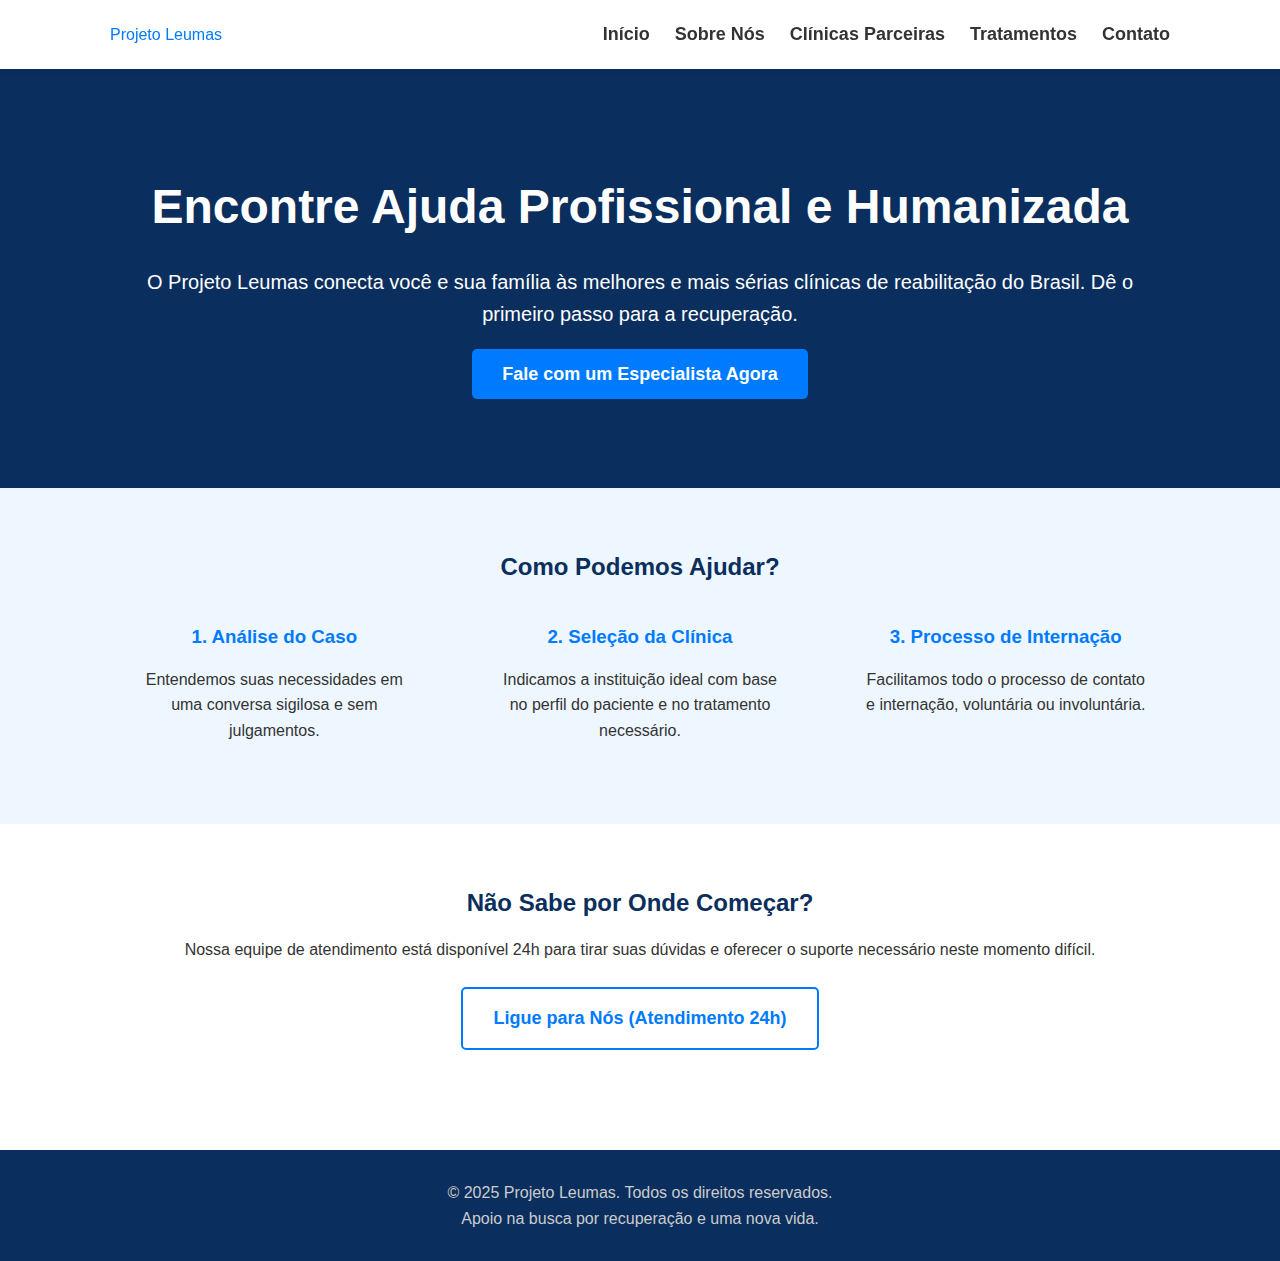
<file: index.html>
<!DOCTYPE html>
<html lang="pt-br">
<head>
    <meta charset="UTF-8">
    <meta name="viewport" content="width=device-width, initial-scale=1.0">
    <title>Projeto Leumas - Encontre a Clínica de Reabilitação Ideal</title>
    <link rel="stylesheet" href="./assets/style.css">
</head>
<body>

<header class="navbar">
    <div class="container">
        <a href="index.html" class="logo">Projeto Leumas</a>
        
        <input type="checkbox" id="menu-toggle" class="menu-toggle">
        
        <label for="menu-toggle" class="menu-hamburger">
            <span></span>
            <span></span>
            <span></span>
        </label>
        <nav class="menu-principal">
            <ul>
                <li><a href="index.html">Início</a></li>
                <li><a href="sobre.html">Sobre Nós</a></li>
                <li><a href="clinicas.html">Clínicas Parceiras</a></li>
                <li><a href="tratamentos.html">Tratamentos</a></li>
                <li><a href="contato.html">Contato</a></li>
            </ul>
        </nav>
    </div>
</header>

    <main>
        <section class="hero">
            <div class="container">
                <h1>Encontre Ajuda Profissional e Humanizada</h1>
                <p>O Projeto Leumas conecta você e sua família às melhores e mais sérias clínicas de reabilitação do Brasil. Dê o primeiro passo para a recuperação.</p>
                <a href="contato.html" class="cta-button">Fale com um Especialista Agora</a>
            </div>
        </section>

        <section class="how-it-works">
            <div class="container">
                <h2>Como Podemos Ajudar?</h2>
                <div class="steps">
                    <div class="step">
                        <h3>1. Análise do Caso</h3>
                        <p>Entendemos suas necessidades em uma conversa sigilosa e sem julgamentos.</p>
                    </div>
                    <div class="step">
                        <h3>2. Seleção da Clínica</h3>
                        <p>Indicamos a instituição ideal com base no perfil do paciente e no tratamento necessário.</p>
                    </div>
                    <div class="step">
                        <h3>3. Processo de Internação</h3>
                        <p>Facilitamos todo o processo de contato e internação, voluntária ou involuntária.</p>
                    </div>
                </div>
            </div>
        </section>

        <section class="cta-secondary">
            <div class="container">
                <h2>Não Sabe por Onde Começar?</h2>
                <p>Nossa equipe de atendimento está disponível 24h para tirar suas dúvidas e oferecer o suporte necessário neste momento difícil.</p>
                <a href="tel:+55000000000" class="cta-button-secondary">Ligue para Nós (Atendimento 24h)</a>
            </div>
        </section>
    </main>

    <footer class="footer">
        <div class="container">
            <p>&copy; 2025 Projeto Leumas. Todos os direitos reservados.</p>
            <p>Apoio na busca por recuperação e uma nova vida.</p>
            </div>
    </footer>

</body>
</html>
</file>
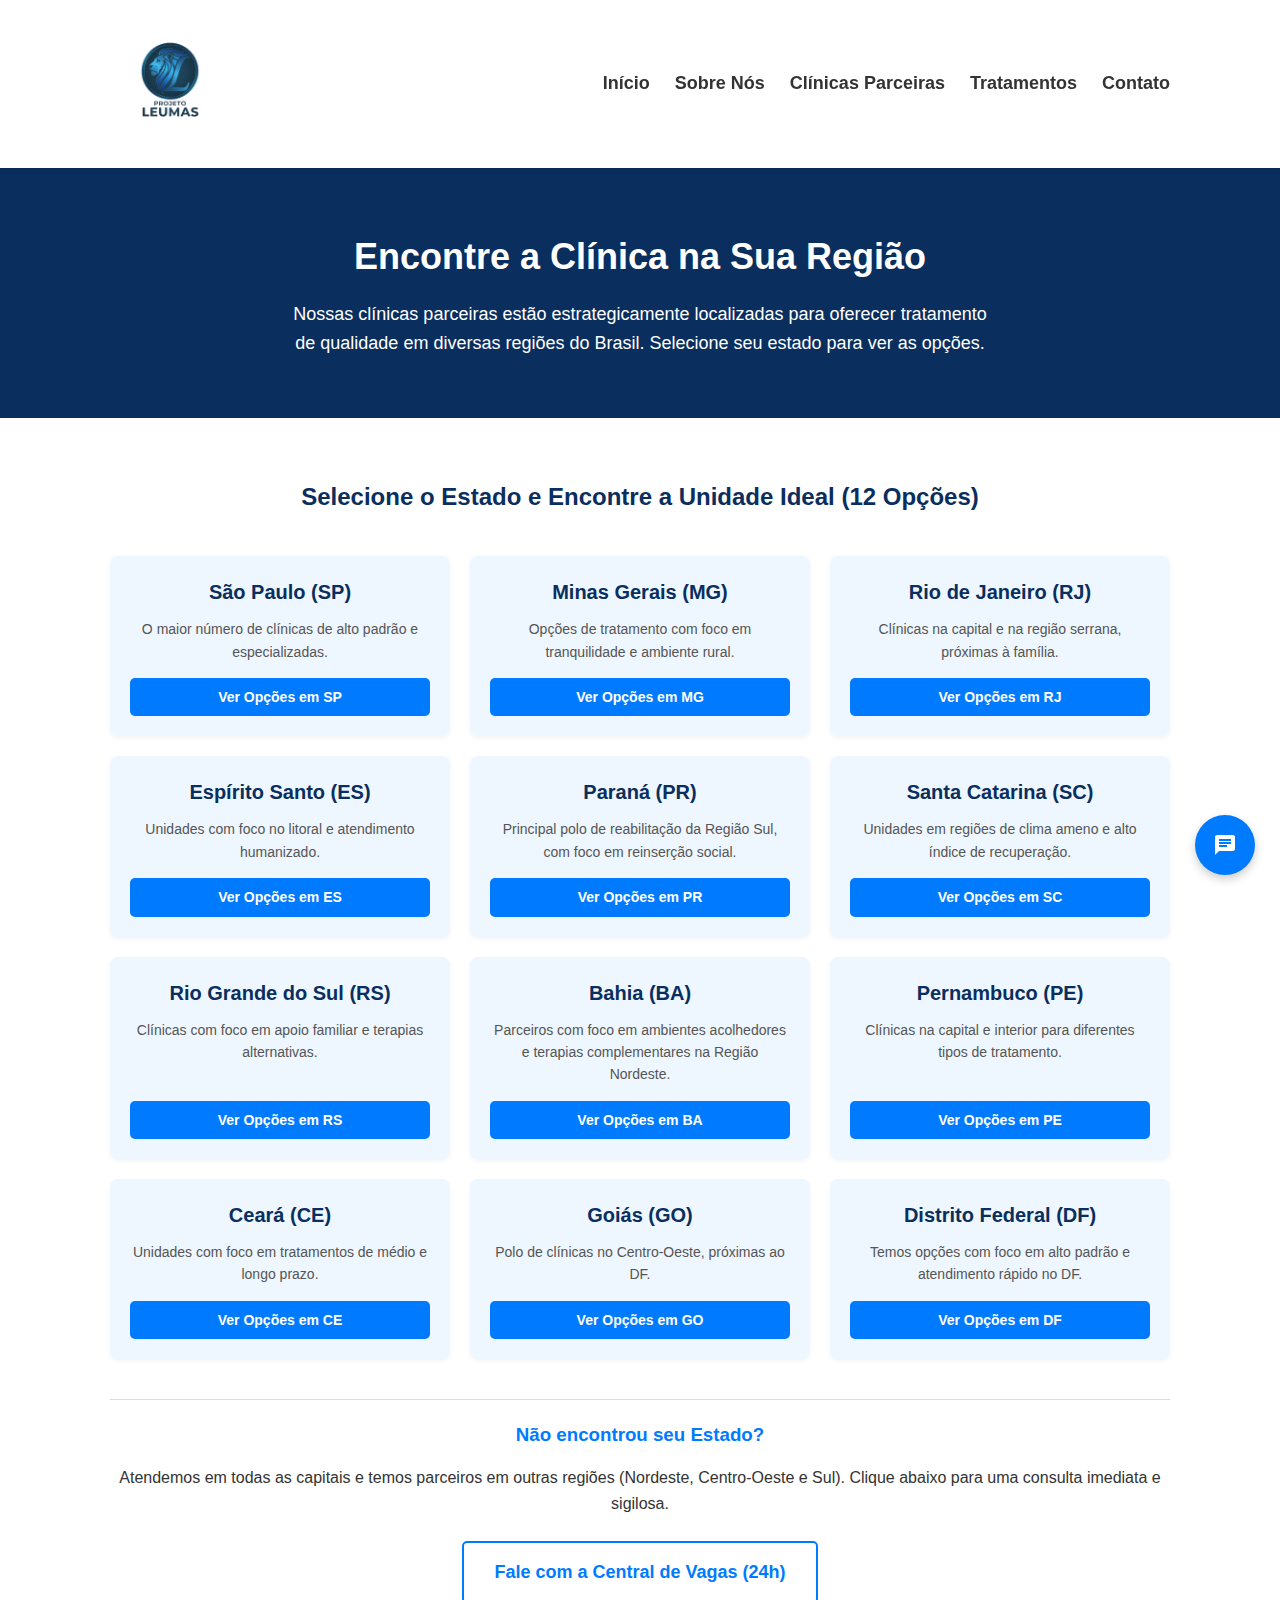
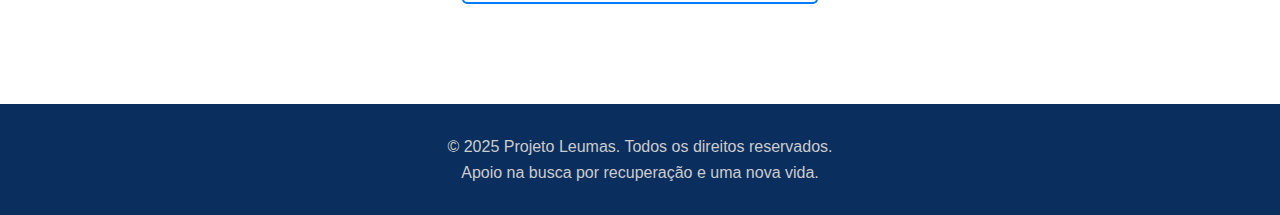
<file: clinicas.html>
<!DOCTYPE html>
<html lang="pt-br">
<head>
    <meta charset="UTF-8">
    <meta name="viewport" content="width=device-width, initial-scale=1.0">
    <title>Clínicas Parceiras por Estado - Projeto Leumas</title>
    
    <link rel="icon" type="image/png" href="./assets/imagens/favicon.png">
    
    <link rel="stylesheet" href="./assets/style.css">
    <link rel="stylesheet" href="./assets/clinicas.css">
</head>
<body>

<header class="navbar">
    <div class="container">
        <a href="index.html" class="logo-link">
            <img src="./assets/imagens/logo.png" alt="Logotipo do Projeto Leumas - Início">
        </a>

        <input type="checkbox" id="menu-toggle" class="menu-toggle">
        
        <label for="menu-toggle" class="menu-hamburger">
            <span></span>
            <span></span>
            <span></span>
        </label>
        <nav class="menu-principal">
            <ul>
                <li><a href="index.html">Início</a></li>
                <li><a href="index.html#sobre">Sobre Nós</a></li>
                <li><a href="clinicas.html" class="active">Clínicas Parceiras</a></li>
                <li><a href="tratamentos.html">Tratamentos</a></li>
                <li><a href="index.html#contato">Contato</a></li>
            </ul>
        </nav>
    </div>
</header>

    <main>
        <section class="page-hero">
            <div class="container">
                <h1>Encontre a Clínica na Sua Região</h1>
                <p>Nossas clínicas parceiras estão estrategicamente localizadas para oferecer tratamento de qualidade em diversas regiões do Brasil. Selecione seu estado para ver as opções.</p>
            </div>
        </section>

        <section class="clinicas-grid" id="clinicas-grid-top">
            <div class="container">
                <h2>Selecione o Estado e Encontre a Unidade Ideal (12 Opções)</h2>

                <div class="grid-container">

                    <div class="estado-card">
                        <h3>São Paulo (SP)</h3>
                        <p>O maior número de clínicas de alto padrão e especializadas.</p>
                        <a href="#" class="open-modal-btn" data-state="SP">Ver Opções em SP</a>
                    </div>
                    
                    <div class="estado-card">
                        <h3>Minas Gerais (MG)</h3>
                        <p>Opções de tratamento com foco em tranquilidade e ambiente rural.</p>
                        <a href="#" class="open-modal-btn" data-state="MG">Ver Opções em MG</a>
                    </div>

                    <div class="estado-card">
                        <h3>Rio de Janeiro (RJ)</h3>
                        <p>Clínicas na capital e na região serrana, próximas à família.</p>
                        <a href="#" class="open-modal-btn" data-state="RJ">Ver Opções em RJ</a>
                    </div>
                    
                    <div class="estado-card">
                        <h3>Espírito Santo (ES)</h3>
                        <p>Unidades com foco no litoral e atendimento humanizado.</p>
                        <a href="#" class="open-modal-btn" data-state="ES">Ver Opções em ES</a>
                    </div>
                    
                    <div class="estado-card">
                        <h3>Paraná (PR)</h3>
                        <p>Principal polo de reabilitação da Região Sul, com foco em reinserção social.</p>
                        <a href="#" class="open-modal-btn" data-state="PR">Ver Opções em PR</a>
                    </div>

                    <div class="estado-card">
                        <h3>Santa Catarina (SC)</h3>
                        <p>Unidades em regiões de clima ameno e alto índice de recuperação.</p>
                        <a href="#" class="open-modal-btn" data-state="SC">Ver Opções em SC</a>
                    </div>

                    <div class="estado-card">
                        <h3>Rio Grande do Sul (RS)</h3>
                        <p>Clínicas com foco em apoio familiar e terapias alternativas.</p>
                        <a href="#" class="open-modal-btn" data-state="RS">Ver Opções em RS</a>
                    </div>
                    
                    <div class="estado-card">
                        <h3>Bahia (BA)</h3>
                        <p>Parceiros com foco em ambientes acolhedores e terapias complementares na Região Nordeste.</p>
                        <a href="#" class="open-modal-btn" data-state="BA">Ver Opções em BA</a>
                    </div>
                    
                    <div class="estado-card">
                        <h3>Pernambuco (PE)</h3>
                        <p>Clínicas na capital e interior para diferentes tipos de tratamento.</p>
                        <a href="#" class="open-modal-btn" data-state="PE">Ver Opções em PE</a>
                    </div>

                    <div class="estado-card">
                        <h3>Ceará (CE)</h3>
                        <p>Unidades com foco em tratamentos de médio e longo prazo.</p>
                        <a href="#" class="open-modal-btn" data-state="CE">Ver Opções em CE</a>
                    </div>
                    
                    <div class="estado-card">
                        <h3>Goiás (GO)</h3>
                        <p>Polo de clínicas no Centro-Oeste, próximas ao DF.</p>
                        <a href="#" class="open-modal-btn" data-state="GO">Ver Opções em GO</a>
                    </div>
                    
                    <div class="estado-card">
                        <h3>Distrito Federal (DF)</h3>
                        <p>Temos opções com foco em alto padrão e atendimento rápido no DF.</p>
                        <a href="#" class="open-modal-btn" data-state="DF">Ver Opções em DF</a>
                    </div>
                    
                </div>

                <div class="outros-estados">
                    <h3>Não encontrou seu Estado?</h3>
                    <p>Atendemos em todas as capitais e temos parceiros em outras regiões (Nordeste, Centro-Oeste e Sul). Clique abaixo para uma consulta imediata e sigilosa.</p>
                    <a target="_blank" href="https://wa.me/5511965438698?text=Ol%C3%A1%2C%20busco%20cl%C3%ADnicas%20em%20outros%20estados%20(consulta%20geral)." class="cta-button-secondary">Fale com a Central de Vagas (24h)</a>
                </div>

            </div>
        </section>
        
    </main>

<footer class="footer">
    <div class="container">
        <p>&copy; 2025 Projeto Leumas. Todos os direitos reservados.</p>
        <p>Apoio na busca por recuperação e uma nova vida.</p>
        </div>
</footer>

<a href="#" id="scroll-to-top" class="scroll-to-top-btn" title="Voltar ao Topo">
    <svg xmlns="http://www.w3.org/2000/svg" width="24" height="24" viewBox="0 0 24 24" fill="currentColor">
        <path d="M7.41 15.41L12 10.83l4.59 4.58L18 14l-6-6-6 6z"/>
    </svg>
</a>

<div class="chat-launcher" id="chat-launcher">
    <svg xmlns="http://www.w3.org/2000/svg" width="24" height="24" viewBox="0 0 24 24" fill="currentColor">
        <path d="M20 2H4c-1.1 0-2 .9-2 2v18l4-4h14c1.1 0 2-.9 2-2V4c0-1.1-.9-2-2-2zM6 9h12v2H6V9zm8 5H6v-2h8v2zm4-6H6V6h12v2z"/>
    </svg>
</div>

<div class="chat-widget" id="chat-widget">
    <div class="chat-header">
        <strong>Fale Conosco</strong>
        <button class="chat-close-btn" id="chat-close-btn">&times;</button>
    </div>
    
    <div class="chat-messages" id="chat-messages">
        </div>
    
    <div class="chat-input-area">
        <input type="text" id="chat-input" placeholder="Digite sua mensagem...">
        <button id="chat-send-btn">
            <svg xmlns="http://www.w3.org/2000/svg" width="24" height="24" viewBox="0 0 24 24" fill="currentColor">
                <path d="M2.01 21L23 12 2.01 3 2 10l15 2-15 2z"/>
            </svg>
        </button>
    </div>
</div>


<div id="clinic-modal" class="modal-overlay">
    <div class="modal-box">
        <div class="modal-header">
            <h2 id="modal-title">Clínicas Parceiras</h2>
            <button id="modal-close-btn" class="modal-close-btn">&times;</button>
        </div>
        <div id="modal-content">
            <p>Selecione um estado...</p>
        </div>
    </div>
    <a href="#" id="modal-scroll-top-btn" class="modal-top-btn">
        <svg xmlns="http://www.w3.org/2000/svg" width="24" height="24" viewBox="0 0 24 24" fill="currentColor">
            <path d="M7.41 15.41L12 10.83l4.59 4.58L18 14l-6-6-6 6z"/>
        </svg>
    </a>
</div>


<script src="./assets/main.js"></script>
<script src="./assets/chat.js"></script>
<script src="./assets/clinica-modal.js"></script>

</body>
</html>
</file>
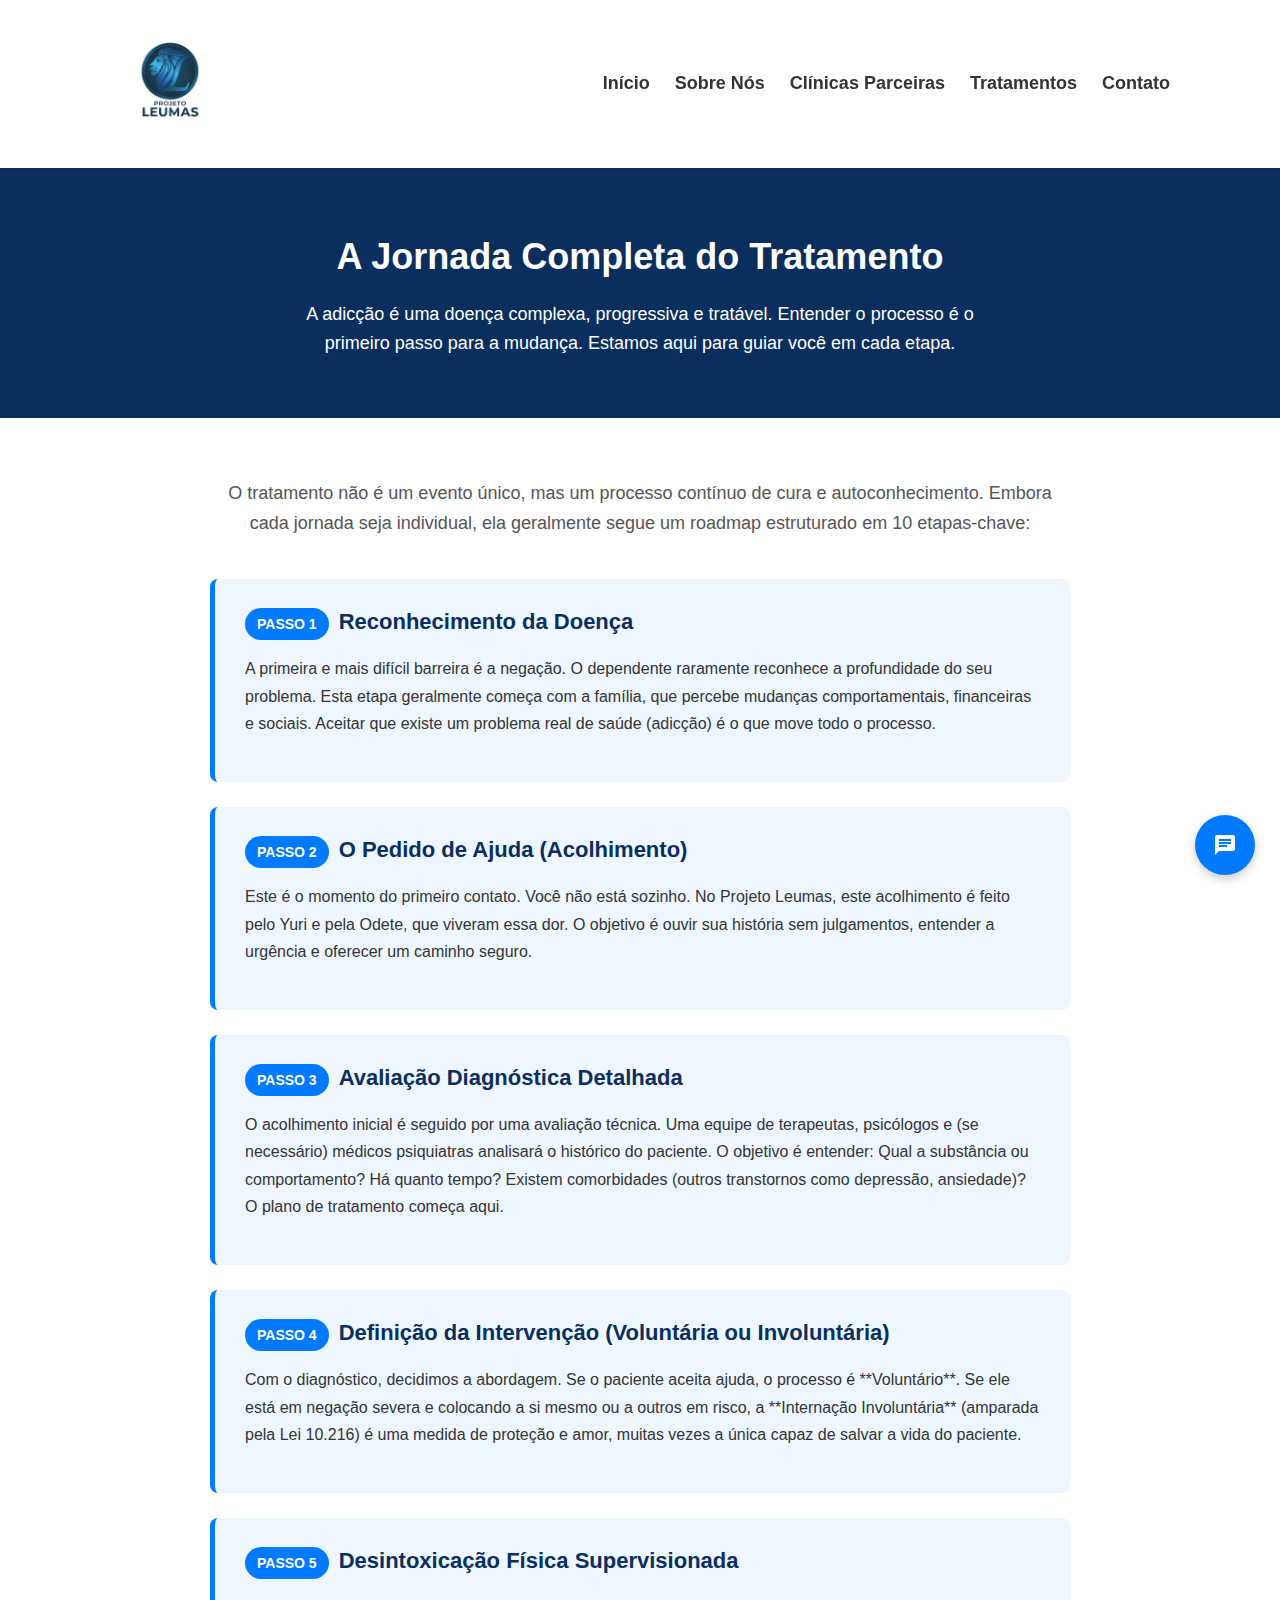
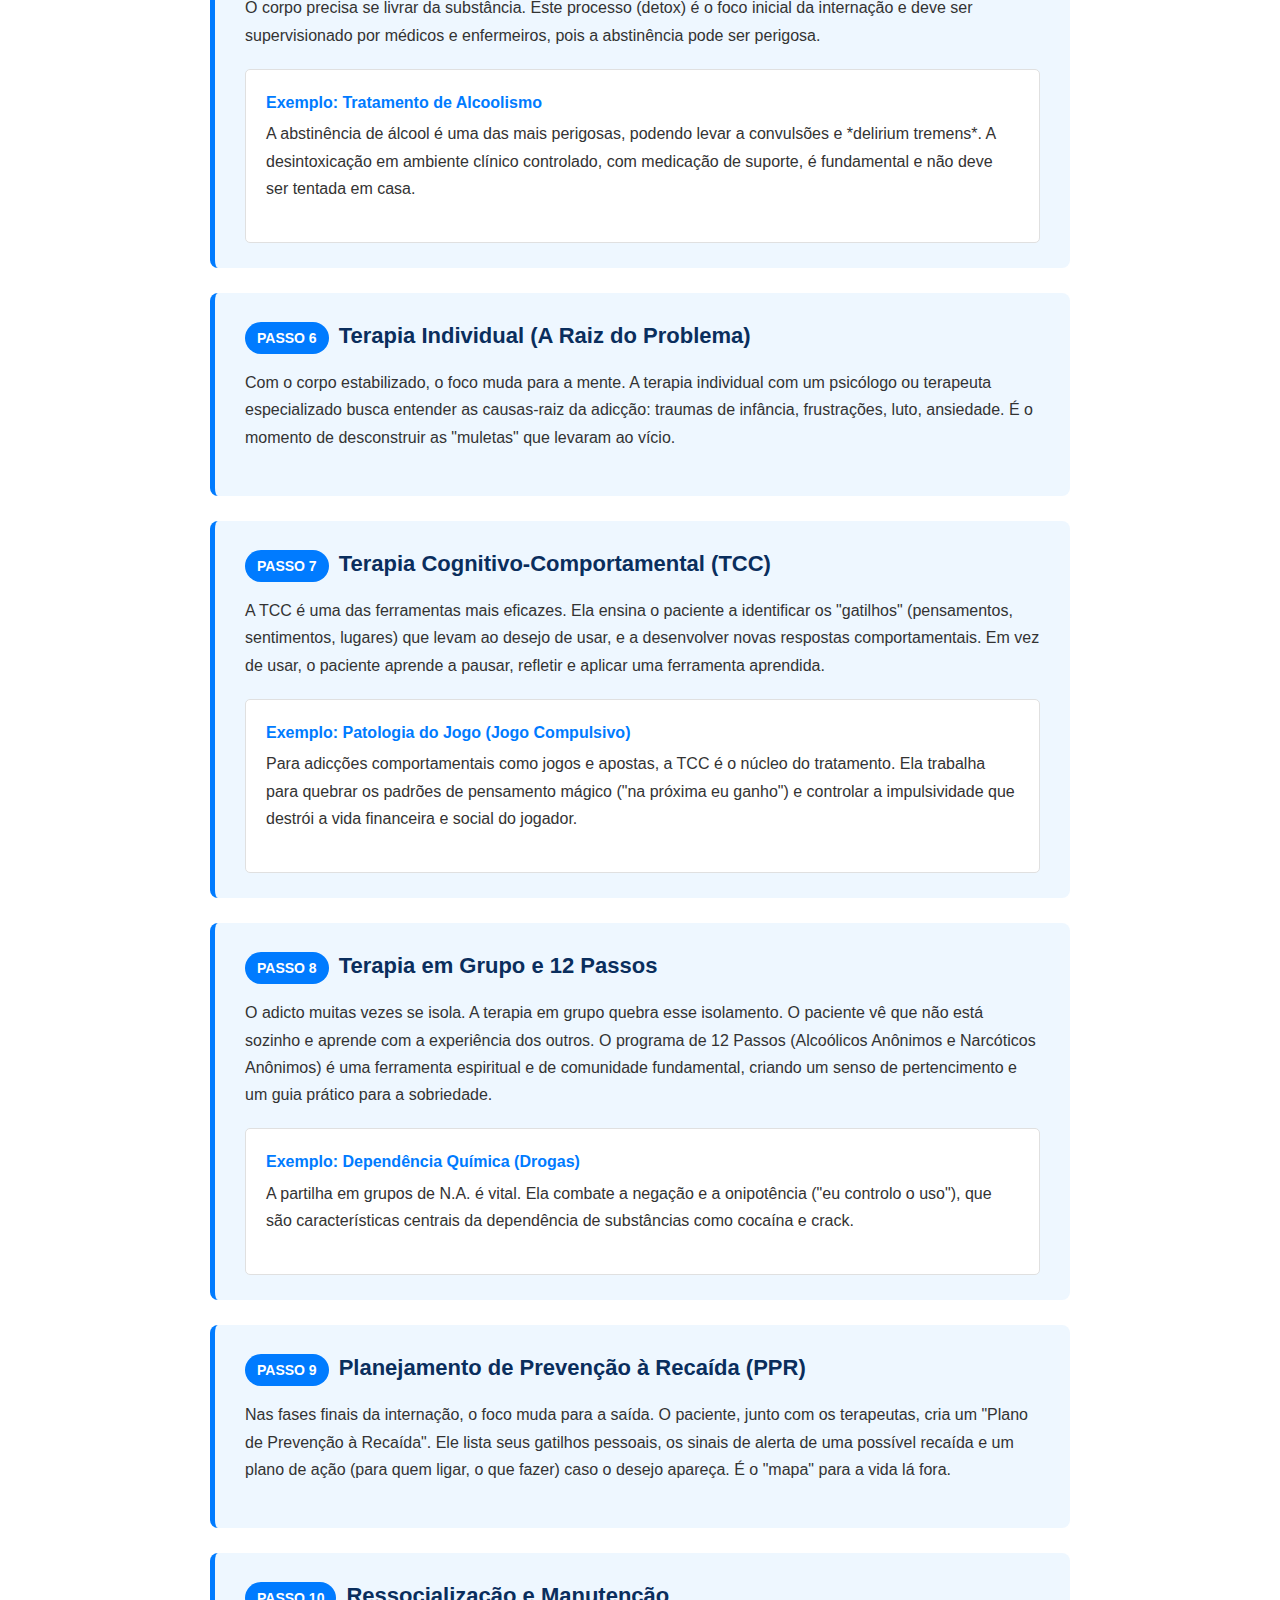
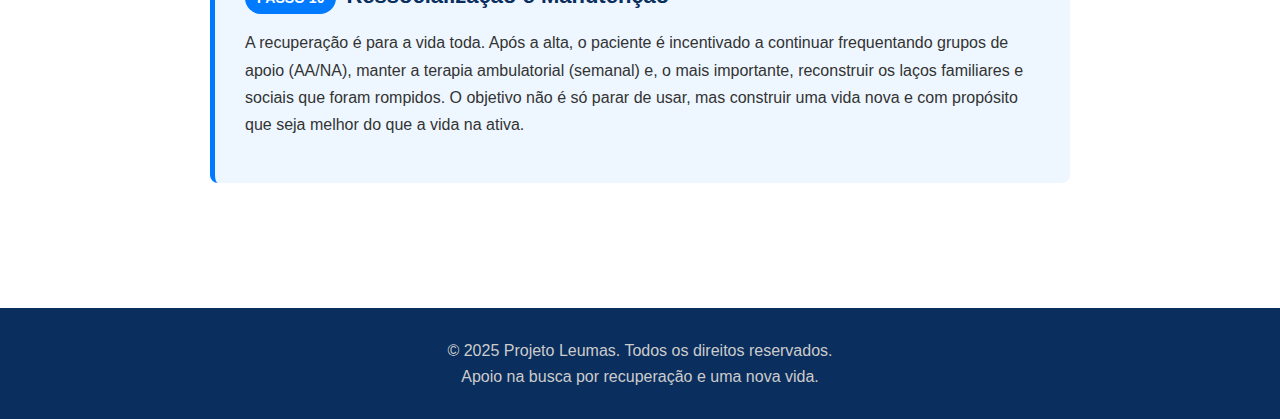
<file: tratamentos.html>
<!DOCTYPE html>
<html lang="pt-br">
<head>
    <meta charset="UTF-8">
    <meta name="viewport" content="width=device-width, initial-scale=1.0">
    <title>A Jornada do Tratamento - Projeto Leumas</title>
    
    <link rel="icon" type="image/png" href="./assets/imagens/favicon.png">
    
    <link rel="stylesheet" href="./assets/style.css">
    <link rel="stylesheet" href="./assets/tratamentos.css">
</head>
<body>

<header class="navbar">
    <div class="container">
        <a href="index.html" class="logo-link">
            <img src="./assets/imagens/logo.png" alt="Logotipo do Projeto Leumas - Início">
        </a>

        <input type="checkbox" id="menu-toggle" class="menu-toggle">
        
        <label for="menu-toggle" class="menu-hamburger">
            <span></span>
            <span></span>
            <span></span>
        </label>
        <nav class="menu-principal">
            <ul>
                <li><a href="index.html">Início</a></li>
                <li><a href="index.html#sobre">Sobre Nós</a></li>
                <li><a href="clinicas.html">Clínicas Parceiras</a></li>
                <li><a href="tratamentos.html" class="active">Tratamentos</a></li>
                <li><a href="index.html#contato">Contato</a></li>
            </ul>
        </nav>
    </div>
</header>

    <main>
        <section class="page-hero">
            <div class="container">
                <h1>A Jornada Completa do Tratamento</h1>
                <p>A adicção é uma doença complexa, progressiva e tratável. Entender o processo é o primeiro passo para a mudança. Estamos aqui para guiar você em cada etapa.</p>
            </div>
        </section>

        <section class="tratamentos-conteudo">
            <div class="container-tratamento">
                
                <p class="intro-text">O tratamento não é um evento único, mas um processo contínuo de cura e autoconhecimento. Embora cada jornada seja individual, ela geralmente segue um roadmap estruturado em 10 etapas-chave:</p>

                <div class="roadmap-step">
                    <h3><span>PASSO 1</span>Reconhecimento da Doença</h3>
                    <p>A primeira e mais difícil barreira é a negação. O dependente raramente reconhece a profundidade do seu problema. Esta etapa geralmente começa com a família, que percebe mudanças comportamentais, financeiras e sociais. Aceitar que existe um problema real de saúde (adicção) é o que move todo o processo.</p>
                </div>

                <div class="roadmap-step">
                    <h3><span>PASSO 2</span>O Pedido de Ajuda (Acolhimento)</h3>
                    <p>Este é o momento do primeiro contato. Você não está sozinho. No Projeto Leumas, este acolhimento é feito pelo Yuri e pela Odete, que viveram essa dor. O objetivo é ouvir sua história sem julgamentos, entender a urgência e oferecer um caminho seguro.</p>
                </div>

                <div class="roadmap-step">
                    <h3><span>PASSO 3</span>Avaliação Diagnóstica Detalhada</h3>
                    <p>O acolhimento inicial é seguido por uma avaliação técnica. Uma equipe de terapeutas, psicólogos e (se necessário) médicos psiquiatras analisará o histórico do paciente. O objetivo é entender: Qual a substância ou comportamento? Há quanto tempo? Existem comorbidades (outros transtornos como depressão, ansiedade)? O plano de tratamento começa aqui.</p>
                </div>

                <div class="roadmap-step">
                    <h3><span>PASSO 4</span>Definição da Intervenção (Voluntária ou Involuntária)</h3>
                    <p>Com o diagnóstico, decidimos a abordagem. Se o paciente aceita ajuda, o processo é **Voluntário**. Se ele está em negação severa e colocando a si mesmo ou a outros em risco, a **Internação Involuntária** (amparada pela Lei 10.216) é uma medida de proteção e amor, muitas vezes a única capaz de salvar a vida do paciente.</p>
                </div>

                <div class="roadmap-step">
                    <h3><span>PASSO 5</span>Desintoxicação Física Supervisionada</h3>
                    <p>O corpo precisa se livrar da substância. Este processo (detox) é o foco inicial da internação e deve ser supervisionado por médicos e enfermeiros, pois a abstinência pode ser perigosa.</p>
                    
                    <div class="destaque-tratamento">
                        <strong>Exemplo: Tratamento de Alcoolismo</strong>
                        <p>A abstinência de álcool é uma das mais perigosas, podendo levar a convulsões e *delirium tremens*. A desintoxicação em ambiente clínico controlado, com medicação de suporte, é fundamental e não deve ser tentada em casa.</p>
                    </div>
                </div>

                <div class="roadmap-step">
                    <h3><span>PASSO 6</span>Terapia Individual (A Raiz do Problema)</h3>
                    <p>Com o corpo estabilizado, o foco muda para a mente. A terapia individual com um psicólogo ou terapeuta especializado busca entender as causas-raiz da adicção: traumas de infância, frustrações, luto, ansiedade. É o momento de desconstruir as "muletas" que levaram ao vício.</p>
                </div>

                <div class="roadmap-step">
                    <h3><span>PASSO 7</span>Terapia Cognitivo-Comportamental (TCC)</h3>
                    <p>A TCC é uma das ferramentas mais eficazes. Ela ensina o paciente a identificar os "gatilhos" (pensamentos, sentimentos, lugares) que levam ao desejo de usar, e a desenvolver novas respostas comportamentais. Em vez de usar, o paciente aprende a pausar, refletir e aplicar uma ferramenta aprendida.</p>
                    
                    <div class="destaque-tratamento">
                        <strong>Exemplo: Patologia do Jogo (Jogo Compulsivo)</strong>
                        <p>Para adicções comportamentais como jogos e apostas, a TCC é o núcleo do tratamento. Ela trabalha para quebrar os padrões de pensamento mágico ("na próxima eu ganho") e controlar a impulsividade que destrói a vida financeira e social do jogador.</p>
                    </div>
                </div>

                <div class="roadmap-step">
                    <h3><span>PASSO 8</span>Terapia em Grupo e 12 Passos</h3>
                    <p>O adicto muitas vezes se isola. A terapia em grupo quebra esse isolamento. O paciente vê que não está sozinho e aprende com a experiência dos outros. O programa de 12 Passos (Alcoólicos Anônimos e Narcóticos Anônimos) é uma ferramenta espiritual e de comunidade fundamental, criando um senso de pertencimento e um guia prático para a sobriedade.</p>
                    
                    <div class="destaque-tratamento">
                        <strong>Exemplo: Dependência Química (Drogas)</strong>
                        <p>A partilha em grupos de N.A. é vital. Ela combate a negação e a onipotência ("eu controlo o uso"), que são características centrais da dependência de substâncias como cocaína e crack.</p>
                    </div>
                </div>

                <div class="roadmap-step">
                    <h3><span>PASSO 9</span>Planejamento de Prevenção à Recaída (PPR)</h3>
                    <p>Nas fases finais da internação, o foco muda para a saída. O paciente, junto com os terapeutas, cria um "Plano de Prevenção à Recaída". Ele lista seus gatilhos pessoais, os sinais de alerta de uma possível recaída e um plano de ação (para quem ligar, o que fazer) caso o desejo apareça. É o "mapa" para a vida lá fora.</p>
                </div>

                <div class="roadmap-step">
                    <h3><span>PASSO 10</span>Ressocialização e Manutenção</h3>
                    <p>A recuperação é para a vida toda. Após a alta, o paciente é incentivado a continuar frequentando grupos de apoio (AA/NA), manter a terapia ambulatorial (semanal) e, o mais importante, reconstruir os laços familiares e sociais que foram rompidos. O objetivo não é só parar de usar, mas construir uma vida nova e com propósito que seja melhor do que a vida na ativa.</p>
                </div>

            </div>
        </section>
        
    </main>

<footer class="footer">
    <div class="container">
        <p>&copy; 2025 Projeto Leumas. Todos os direitos reservados.</p>
        <p>Apoio na busca por recuperação e uma nova vida.</p>
        </div>
</footer>

<a href="#" id="scroll-to-top" class="scroll-to-top-btn" title="Voltar ao Topo">
    <svg xmlns="http://www.w3.org/2000/svg" width="24" height="24" viewBox="0 0 24" 24" fill="currentColor">
        <path d="M7.41 15.41L12 10.83l4.59 4.58L18 14l-6-6-6 6z"/>
    </svg>
</a>

<div class="chat-launcher" id="chat-launcher">
    <svg xmlns="http://www.w3.org/2000/svg" width="24" height="24" viewBox="0 0 24 24" fill="currentColor">
        <path d="M20 2H4c-1.1 0-2 .9-2 2v18l4-4h14c1.1 0 2-.9 2-2V4c0-1.1-.9-2-2-2zM6 9h12v2H6V9zm8 5H6v-2h8v2zm4-6H6V6h12v2z"/>
    </svg>
</div>

<div class="chat-widget" id="chat-widget">
    <div class="chat-header">
        <strong>Fale Conosco</strong>
        <button class="chat-close-btn" id="chat-close-btn">&times;</button>
    </div>
    
    <div class="chat-messages" id="chat-messages">
        </div>
    
    <div class_input-area">
        <input type="text" id="chat-input" placeholder="Digite sua mensagem...">
        <button id="chat-send-btn">
            <svg xmlns="http://www.w3.org/2000/svg" width="24" height="24" viewBox="0 0 24 24" fill="currentColor">
                <path d="M2.01 21L23 12 2.01 3 2 10l15 2-15 2z"/>
            </svg>
        </button>
    </div>
</div>

<script src="./assets/main.js"></script>
<script src="./assets/chat.js"></script>

</body>
</html>
</file>
<file: assets/style.css>
/* --- CSS GERAL (style.css) - Projeto Leumas --- */

/* 1. VARIÁVEIS DE COR E FONTES (PALETA AZUL) */
:root {
    --cor-primaria-dark: #0a2e5d;    /* Azul Marinho (para títulos, footer) */
    --cor-primaria-action: #007bff;  /* Azul Vibrante (para botões, links) */
    --cor-primaria-action-hover: #0056b3; /* Tom mais escuro para hover */
    --cor-fundo-claro: #eef7ff;      /* Azul bem claro (para seções) */
    --cor-fundo-branco: #ffffff;    /* Branco */
    --cor-texto: #333333;           /* Cinza escuro para leitura */
    --cor-branca: #ffffff;
    --fonte-principal: 'Arial', sans-serif;
}

/* 2. RESET BÁSICO E ESTILOS GLOBAIS */
* {
    margin: 0;
    padding: 0;
    box-sizing: border-box;
    font-family: var(--fonte-principal);
}

body {
    background-color: var(--cor-fundo-branco);
    color: var(--cor-texto);
    line-height: 1.6;
}

.container {
    max-width: 1100px;
    margin: 0 auto;
    padding: 0 20px;
}

a {
    text-decoration: none;
    color: var(--cor-primaria-action); /* Links usam o azul de ação */
}

a:hover {
    text-decoration: underline;
}

h1, h2, h3 {
    margin-bottom: 15px;
    color: var(--cor-primaria-dark); /* Títulos usam o azul escuro */
}

h2 {
    text-align: center;
}

section {
    padding: 60px 0;
}

/* 3. ESTILOS DO HEADER (NAVBAR) */
.navbar {
    background-color: var(--cor-fundo-branco);
    box-shadow: 0 2px 5px rgba(0,0,0,0.1);
    padding: 20px 0;
    position: sticky;
    top: 0;
    z-index: 1000;
    transition: transform 0.3s ease;
}

.navbar .container {
    display: flex;
    align-items: center;
    position: relative;
}

.navbar .container a img {
    height: 120px;
}

.navbar.navbar-hidden {
    transform: translateY(-100%);
}


/* Renomeado de .navbar nav para .menu-principal para clareza */
.menu-principal {
    margin-left: auto;
}
.menu-principal ul {
    list-style: none;
    display: flex;
}

.menu-principal a {
    color: var(--cor-texto);
    font-weight: bold;
    transition: color 0.3s ease;
    margin-left: 25px;
    text-decoration: none; /* Remove sublinhado */
    /* --- MUDANÇA AQUI --- */
    font-size: 18px; /* Aumenta o tamanho da fonte */
}

.menu-principal a:hover {
    color: var(--cor-primaria-action);
    text-decoration: none; /* Remove sublinhado no hover */
}

/* 4. SEÇÃO HERO (Página Inicial) */
.hero {
    background: var(--cor-primaria-dark);
    color: var(--cor-branca);
    text-align: center;
    padding: 100px 0;
}

.hero h1 {
    font-size: 48px;
    color: var(--cor-branca);
    margin-bottom: 20px;
}

.hero p {
    font-size: 20px;
    margin-bottom: 30px;
}

.cta-button {
    background-color: var(--cor-primaria-action);
    color: var(--cor-branca);
    padding: 15px 30px;
    border-radius: 5px;
    font-size: 18px;
    font-weight: bold;
    transition: background-color 0.3s ease;
    text-decoration: none;
}

.cta-button:hover {
    background-color: var(--cor-primaria-action-hover);
    text-decoration: none;
}

/* 5. SEÇÃO "COMO FUNCIONA" (Página Inicial) */
.how-it-works {
    background-color: var(--cor-fundo-claro);
}

.steps {
    display: flex;
    justify-content: space-between;
    gap: 20px;
    text-align: center;
}

.step {
    flex-basis: 31%;
    padding: 20px;
}

.step h3 {
    color: var(--cor-primaria-action);
}

/* 6. SEÇÃO CTA SECUNDÁRIA (Página Inicial) */
.cta-secondary {
    background-color: var(--cor-fundo-branco);
    text-align: center;
}

.cta-button-secondary {
    background-color: var(--cor-fundo-branco);
    color: var(--cor-primaria-action);
    padding: 15px 30px;
    border-radius: 5px;
    font-size: 18px;
    font-weight: bold;
    border: 2px solid var(--cor-primaria-action);
    transition: all 0.3s ease;
    display: inline-block;
    margin-top: 25px;
}

.cta-button-secondary:hover {
    background-color: var(--cor-primaria-action);
    color: var(--cor-branca);
    text-decoration: none;
}

/* 7. RODAPÉ */
.footer {
    background-color: var(--cor-primaria-dark);
    color: #ccc;
    text-align: center;
    padding: 30px 0;
    margin-top: 40px;
}
.footer p {
    color: #ccc;
}


/* 8. RESPONSIVIDADE E MENU HAMBÚRGUER (SEM JS) */

/* Esconde a checkbox */
.menu-toggle {
    display: none;
}

/* Estilo do ícone hambúrguer (o label) */
.menu-hamburger {
    display: none; /* Escondido em telas grandes */
    cursor: pointer;
    position: absolute;
    right: 20px;
    top: 50%;
    transform: translateY(-50%);
    z-index: 1001;
}

.menu-hamburger span {
    display: block;
    width: 32px;
    height: 4px; 
    margin: 6px 0; 
    background: var(--cor-primaria-dark);
    transition: 0.4s;
}

@media (max-width: 768px) {
    /* Mostra o ícone hambúrguer */
    .menu-hamburger {
        display: block;
    }
    
    .menu-principal {
        display: none;
        position: absolute;
        top: 80px; 
        left: 0;
        width: 100%;
        background-color: var(--cor-fundo-branco);
        box-shadow: 0 4px 6px rgba(0,0,0,0.1);
    }

    .menu-principal ul {
        flex-direction: column;
        width: 100%;
    }

    .menu-principal li {
        margin: 0;
        text-align: center;
    }

    .menu-principal a {
        display: block;
        padding: 15px 0;
        border-bottom: 1px solid var(--cor-fundo-claro);
        margin-left: 0; 
        /* Mantém o tamanho bom no mobile */
        font-size: 18px; 
    }
    .menu-principal a:hover {
        background-color: var(--cor-fundo-claro);
    }

    .menu-toggle:checked ~ .menu-principal {
        display: block;
    }
    
    .menu-toggle:checked ~ .menu-hamburger span:nth-child(1) {
        transform: rotate(-45deg) translate(-7px, 8px);
    }
    .menu-toggle:checked ~ .menu-hamburger span:nth-child(2) {
        opacity: 0;
    }
    .menu-toggle:checked ~ .menu-hamburger span:nth-child(3) {
        transform: rotate(45deg) translate(-7px, -8px);
    }

    .steps {
        flex-direction: column;
    }

    .hero h1 {
        font-size: 36px;
    }
}

/* ========= 9. ESTILOS DO WIDGET DE CHAT RASA ========= */

.chat-launcher {
    position: fixed;
    bottom: 25px;
    right: 25px;
    width: 60px;
    height: 60px;
    background-color: var(--cor-primaria-action);
    color: var(--cor-branca);
    border-radius: 50%;
    display: flex;
    align-items: center;
    justify-content: center;
    cursor: pointer;
    box-shadow: 0 4px 10px rgba(0,0,0,0.2);
    z-index: 1001;
    transition: all 0.3s ease; 
    animation: pulse-glow 2.5s infinite;
}

.chat-launcher:hover {
    transform: scale(1.1);
    background-color: var(--cor-primaria-action-hover);
    animation-play-state: paused;
}

.chat-launcher.hidden {
    opacity: 0;
    visibility: hidden;
    transform: scale(0.5); 
}

.chat-widget {
    position: fixed;
    bottom: 100px;
    right: 25px;
    width: 350px;
    max-width: 90%;
    height: 500px;
    background-color: var(--cor-fundo-branco);
    border-radius: 10px;
    box-shadow: 0 5px 15px rgba(0,0,0,0.3);
    display: flex; 
    flex-direction: column;
    overflow: hidden;
    z-index: 1000;
    
    opacity: 0;
    transform: translateY(20px);
    visibility: hidden;
    transition: all 0.3s ease-in-out;
}

.chat-widget.active {
    opacity: 1;
    transform: translateY(0);
    visibility: visible;
}

.chat-header {
    background-color: var(--cor-primaria-dark);
    color: var(--cor-branca);
    padding: 15px;
    display: flex;
    justify-content: space-between;
    align-items: center;
    flex-shrink: 0; /* Impede que o header encolha */
}

.chat-header strong {
    font-size: 18px;
}

.chat-close-btn {
    background: none;
    border: none;
    color: var(--cor-branca);
    font-size: 28px;
    cursor: pointer;
    line-height: 1;
}

.chat-messages {
    flex-grow: 1;
    padding: 15px;
    overflow-y: auto;
    background-color: var(--cor-fundo-claro);
    display: flex;
    flex-direction: column;
    gap: 10px;
}

@keyframes fadeIn {
    from {
        opacity: 0;
        transform: translateY(5px);
    }
    to {
        opacity: 1;
        transform: translateY(0);
    }
}

.chat-message {
    max-width: 90%; 
    word-wrap: break-word;
    animation: fadeIn 0.3s ease-out; /* Animação de surgimento */
}

/* Mensagem do Bot (container do avatar + bolha) */
.msg-bot {
    align-self: flex-start;
    display: flex;
    align-items: flex-end;
    gap: 10px;
}

.bot-avatar {
    width: 35px;
    height: 35px;
    border-radius: 50%;
    background-color: var(--cor-fundo-branco);
    flex-shrink: 0; 
    overflow: hidden; /* Garante que a imagem fique redonda */
}

.bot-avatar img {
    width: 100%;
    height: 100%;
    object-fit: cover; /* Cobre o espaço sem distorcer */
}

.msg-bot-bubble {
    padding: 10px 15px;
    border-radius: 18px;
    border-bottom-left-radius: 5px;
    background-color: var(--cor-fundo-branco);
    color: var(--cor-texto);
}

/* Mensagem do Usuário (bolha) */
.msg-user {
    padding: 10px 15px;
    border-radius: 18px;
    border-bottom-right-radius: 5px;
    background-color: var(--cor-primaria-action);
    color: var(--cor-branca);
    align-self: flex-end;
}

/* Indicador "Digitando..." */
.typing-indicator {
    padding: 10px 12px;
}
.typing-indicator span {
    display: inline-block;
    width: 8px;
    height: 8px;
    border-radius: 50%;
    background-color: #999;
    animation: typing-bounce 1s infinite;
    margin: 0 2px;
}
.typing-indicator span:nth-child(2) { animation-delay: 0.1s; }
.typing-indicator span:nth-child(3) { animation-delay: 0.2s; }


.chat-input-area {
    display: flex;
    padding: 10px;
    border-top: 1px solid #ddd;
    background-color: var(--cor-fundo-branco);
    flex-shrink: 0; 
}

#chat-input {
    flex-grow: 1;
    border: 1px solid #ccc;
    border-radius: 20px;
    padding: 10px 15px;
    font-size: 14px;
    margin-right: 10px;
    transition: background-color 0.2s;
}

#chat-input:disabled {
    background-color: #f0f0f0; 
}

#chat-send-btn {
    background-color: var(--cor-primaria-action);
    border: none;
    color: var(--cor-branca);
    width: 44px;
    height: 44px;
    border-radius: 50%;
    cursor: pointer;
    display: flex;
    align-items: center;
    justify-content: center;
    transition: background-color 0.3s ease;
    flex-shrink: 0;
}

#chat-send-btn:disabled {
    background-color: #999;
    cursor: not-allowed;
}

#chat-send-btn:hover:not(:disabled) {
    background-color: var(--cor-primaria-action-hover);
}

/* Ajuste para telas pequenas (Mobile) */
@media (max-width: 768px) {
    /* ... (regras de responsividade) ... */
}


/* ========= 10. ANIMAÇÃO DO CHAT LAUNCHER ========= */

@keyframes pulse-glow {
    0% {
        box-shadow: 0 4px 10px rgba(0,0,0,0.2), 0 0 0 0 rgba(0, 123, 255, 0.5);
    }
    70% {
        box-shadow: 0 4px 10px rgba(0,0,0,0.2), 0 0 0 15px rgba(0, 123, 255, 0);
    }
    100% {
        box-shadow: 0 4px 10px rgba(0,0,0,0.2), 0 0 0 0 rgba(0, 123, 255, 0);
    }
}

@keyframes typing-bounce {
    0%, 60%, 100% { 
        transform: translateY(0); 
    }
    30% { 
        transform: translateY(-4px); 
    }
}

/* ========= 11. SCROLL-TO-TOP BOTÃO (NOVO) ========= */

.scroll-to-top-btn {
    position: fixed;
    bottom: 25px;
    /* Colocado na esquerda para não brigar com o chat */
    left: 25px;
    width: 50px; /* Um pouco menor que o chat */
    height: 50px;
    background-color: var(--cor-primaria-action);
    color: var(--cor-branca);
    border-radius: 50%;
    display: flex;
    align-items: center;
    justify-content: center;
    cursor: pointer;
    box-shadow: 0 4px 10px rgba(0,0,0,0.2);
    z-index: 1000;
    
    /* Controlado por JS */
    opacity: 0;
    visibility: hidden;
    transform: translateY(20px);
    transition: all 0.3s ease;
}

.scroll-to-top-btn.visible {
    opacity: 1;
    visibility: visible;
    transform: translateY(0);
}

.scroll-to-top-btn:hover {
    background-color: var(--cor-primaria-action-hover);
    transform: scale(1.1);
}
</file>
<file: assets/clinicas.css>
/* --- CSS Específico da Página de Clínicas (clinicas.css) --- */

/* Hero (cabeçalho) de páginas internas */
.page-hero {
    background-color: var(--cor-primaria-dark);
    color: var(--cor-branca);
    text-align: center;
    padding: 60px 0;
}

.page-hero h1 {
    color: var(--cor-branca);
    font-size: 36px;
}

.page-hero p {
    font-size: 18px;
    max-width: 700px;
    margin: 0 auto;
}

/* Seção do Grid de Estados */
.clinicas-grid {
    background-color: var(--cor-fundo-branco);
    padding: 60px 0;
}

.clinicas-grid h2 {
    text-align: center;
    margin-bottom: 40px;
}

.grid-container {
    display: grid;
    /* 3 colunas em telas grandes */
    grid-template-columns: repeat(3, 1fr); 
    gap: 20px;
    margin-bottom: 40px;
}

/* Card de Estado */
.estado-card {
    background-color: var(--cor-fundo-claro);
    border-radius: 8px;
    padding: 20px;
    text-align: center;
    box-shadow: 0 2px 5px rgba(0,0,0,0.05);
    transition: transform 0.2s ease, box-shadow 0.2s ease;
    /* Faz o card ser o container do botão de modal */
    display: flex;
    flex-direction: column;
    justify-content: space-between;
}

.estado-card:hover {
    transform: translateY(-3px);
    box-shadow: 0 4px 10px rgba(0,0,0,0.1);
}

.estado-card h3 {
    color: var(--cor-primaria-dark);
    font-size: 20px;
    margin: 0 0 10px 0;
}

.estado-card p {
    font-size: 14px;
    color: #555;
    margin-bottom: 15px;
    flex-grow: 1;
}

/* O link nos cards agora é o 'botão' que abre o modal */
.open-modal-btn {
    display: inline-block;
    padding: 8px 15px;
    background-color: var(--cor-primaria-action);
    color: var(--cor-branca);
    text-decoration: none;
    border-radius: 5px;
    font-size: 14px;
    font-weight: bold;
    transition: background-color 0.2s ease;
    cursor: pointer;
}

.open-modal-btn:hover {
    background-color: var(--cor-primaria-dark);
}

/* Seção de Destaque (Outros Estados) */
.outros-estados {
    text-align: center;
    padding-top: 20px;
    border-top: 1px solid #ddd;
    margin-top: 40px;
}

.outros-estados h3 {
    color: var(--cor-primaria-action);
}

/* --- ESTILOS DO MODAL (NOVO DETALHADO) --- */

.modal-overlay {
    position: fixed;
    top: 0;
    left: 0;
    width: 100%;
    height: 100%;
    background-color: rgba(0, 0, 0, 0.7);
    display: none; 
    align-items: center;
    justify-content: center;
    z-index: 2000; 
    opacity: 0;
    transition: opacity 0.3s ease;
}

.modal-overlay.visible {
    display: flex;
    opacity: 1;
}

.modal-box {
    background-color: var(--cor-fundo-branco);
    border-radius: 10px;
    width: 95%; /* Aumentado para melhor visualização do grid */
    max-width: 1200px; /* Aumentado o max-width */
    box-shadow: 0 5px 15px rgba(0, 0, 0, 0.5);
    padding: 30px;
    position: relative; /* Mantido para que o z-index funcione bem */
    max-height: 90vh;
    overflow-y: auto; /* IMPORTANTE: Modal box é o elemento com scroll */
    transform: translateY(-20px);
    transition: transform 0.3s ease;
}

/* === NOVO: Botão Voltar ao Topo do Modal (FIXED) === */
#modal-scroll-top-btn {
    /* MUDANÇA AQUI: FIXED para ficar sobre a tela */
    position: fixed;
    bottom: 20px;
    right: 20px;
    width: 45px;
    height: 45px;
    background-color: var(--cor-primaria-dark);
    color: var(--cor-branca);
    border-radius: 50%;
    display: flex;
    align-items: center;
    justify-content: center;
    cursor: pointer;
    box-shadow: 0 2px 5px rgba(0,0,0,0.3);
    z-index: 2005; 
    opacity: 0;
    visibility: hidden;
    transform: translateY(10px);
    transition: all 0.3s ease;
}

#modal-scroll-top-btn.visible {
    opacity: 1;
    visibility: visible;
    transform: translateY(0);
}

#modal-scroll-top-btn:hover {
    background-color: var(--cor-primaria-action);
}
/* === FIM DO NOVO BOTÃO === */


.modal-overlay.visible .modal-box {
    transform: translateY(0);
}

.modal-header {
    display: flex;
    justify-content: space-between;
    align-items: center;
    border-bottom: 1px solid #eee;
    padding-bottom: 15px;
    margin-bottom: 20px;
}

.modal-header h2 {
    margin: 0;
    color: var(--cor-primaria-dark);
    font-size: 28px;
}

.modal-close-btn {
    background: none;
    border: none;
    font-size: 35px;
    color: var(--cor-texto);
    cursor: pointer;
    line-height: 1;
}

.modal-intro-text {
    font-size: 16px;
    color: #555;
    margin-bottom: 30px;
    text-align: center;
}

/* Estrutura de Detalhes da Clínica (O CARD DENTRO DO MODAL) */
.clinic-detail-card {
    background-color: var(--cor-fundo-claro);
    border-radius: 8px;
    padding: 20px;
    margin-bottom: 20px;
    box-shadow: 0 2px 5px rgba(0,0,0,0.05);
}

.clinic-detail-card h4 {
    color: var(--cor-primaria-action);
    font-size: 20px;
    margin-top: 0;
}

.card-info-header {
    display: flex;
    justify-content: space-between;
    align-items: center;
    border-bottom: 1px solid #ddd;
    margin-bottom: 10px;
    padding-bottom: 10px;
}

.clinic-tags {
    display: flex;
    gap: 5px;
}

.clinic-tag {
    background-color: var(--cor-primaria-dark);
    color: var(--cor-branca);
    font-size: 11px;
    padding: 4px 8px;
    border-radius: 4px;
    font-weight: bold;
}

.card-content-grid {
    display: grid;
    grid-template-columns: 1.5fr 1fr; /* 2 colunas: Texto/CTA (maior) | Galeria (menor) */
    gap: 30px;
    align-items: flex-start;
}

.clinic-text-details p {
    margin-bottom: 15px;
    font-size: 15px;
}

.clinic-location {
    font-size: 14px;
    margin-bottom: 20px;
    padding: 10px;
    background-color: var(--cor-fundo-branco);
    border-left: 3px solid var(--cor-primaria-action);
}

.clinic-location strong {
    color: var(--cor-primaria-dark);
    margin-right: 5px;
}

.modal-cta-btn {
    display: block;
    text-align: center;
    padding: 12px 15px;
    background-color: var(--cor-primaria-action);
    color: var(--cor-branca);
    border-radius: 5px;
    font-weight: bold;
    text-decoration: none;
    transition: background-color 0.2s ease;
    width: 100%;
}

.modal-cta-btn:hover {
    background-color: var(--cor-primaria-action-hover);
}

/* Galeria */
.clinic-gallery {
    padding-top: 5px;
}

.gallery-title {
    font-size: 14px;
    font-weight: bold;
    color: var(--cor-primaria-dark);
    margin-bottom: 10px;
}

.gallery-grid {
    display: grid;
    grid-template-columns: repeat(2, 1fr);
    gap: 8px;
}

.gallery-placeholder {
    aspect-ratio: 16 / 9;
    background-color: #e0e0e0;
    border-radius: 4px;
    background-size: cover;
    background-position: center;
    /* Imagem placeholder será sua logo como fallback para não quebrar */
    background-image: url('../imagens/logo.png');
    
    display: flex;
    align-items: center;
    justify-content: center;
    font-size: 10px;
    color: var(--cor-branca);
    border: 1px solid #ccc;
    box-shadow: 0 1px 3px rgba(0,0,0,0.1);
}

/* --- RESPONSIVIDADE --- */
@media (max-width: 992px) {
    .grid-container {
        grid-template-columns: repeat(2, 1fr);
    }
    .modal-box {
        max-width: 700px;
    }
    .card-content-grid {
        grid-template-columns: 1fr; /* Stack em telas menores */
    }
    .clinic-gallery {
        padding-top: 15px;
        border-top: 1px dashed #ccc;
    }
}

@media (max-width: 768px) {
    .modal-clinic-grid {
        grid-template-columns: 1fr;
    }
}

@media (max-width: 576px) {
    .grid-container {
        grid-template-columns: 1fr;
    }
    .modal-box {
        padding: 15px;
    }
    .modal-header h2 {
        font-size: 20px;
    }
}
</file>
<file: assets/tratamentos.css>
/* --- CSS Específico da Página de Tratamentos (tratamentos.css) --- */

/* Hero (cabeçalho) de páginas internas */
.page-hero {
    background-color: var(--cor-primaria-dark);
    color: var(--cor-branca);
    text-align: center;
    padding: 60px 0;
}

.page-hero h1 {
    color: var(--cor-branca);
    font-size: 36px;
}

.page-hero p {
    font-size: 18px;
    max-width: 700px;
    margin: 0 auto;
    line-height: 1.6;
}

/* Estilo do Conteúdo da Página */
.tratamentos-conteudo {
    background-color: var(--cor-fundo-branco);
    padding: 60px 0;
}

.container-tratamento {
    max-width: 900px; /* Mais estreito para leitura */
    margin: 0 auto;
    padding: 0 20px;
}

.tratamentos-conteudo .intro-text {
    font-size: 18px;
    text-align: center;
    margin-bottom: 40px;
    color: #555;
}

/* Estilo do "Roadmap" */
.roadmap-step {
    background-color: var(--cor-fundo-claro);
    border-radius: 8px;
    padding: 25px 30px;
    margin-bottom: 25px;
    border-left: 5px solid var(--cor-primaria-action);
    transition: box-shadow 0.3s ease;
}

.roadmap-step:hover {
    box-shadow: 0 5px 15px rgba(0,0,0,0.05);
}

.roadmap-step h3 {
    color: var(--cor-primaria-dark);
    font-size: 22px;
    margin-top: 0;
    margin-bottom: 15px;
}

/* Numeração dos Passos */
.roadmap-step h3 span {
    display: inline-block;
    background-color: var(--cor-primaria-action);
    color: var(--cor-branca);
    font-size: 14px;
    padding: 5px 12px;
    border-radius: 20px;
    margin-right: 10px;
    font-weight: bold;
}

.tratamentos-conteudo p {
    margin-bottom: 20px;
    line-height: 1.7;
    font-size: 16px;
}

.tratamentos-conteudo ul {
    margin-left: 20px;
    margin-bottom: 20px;
}

.tratamentos-conteudo li {
    margin-bottom: 10px;
    line-height: 1.7;
}

/* Bloco de Destaque para Conteúdo Integrado */
.destaque-tratamento {
    background-color: var(--cor-fundo-branco);
    border: 1px solid #e0e0e0;
    border-radius: 5px;
    padding: 20px;
    margin-top: 15px;
}

.destaque-tratamento strong {
    color: var(--cor-primaria-action);
    display: block;
    margin-bottom: 5px;
}
</file>
